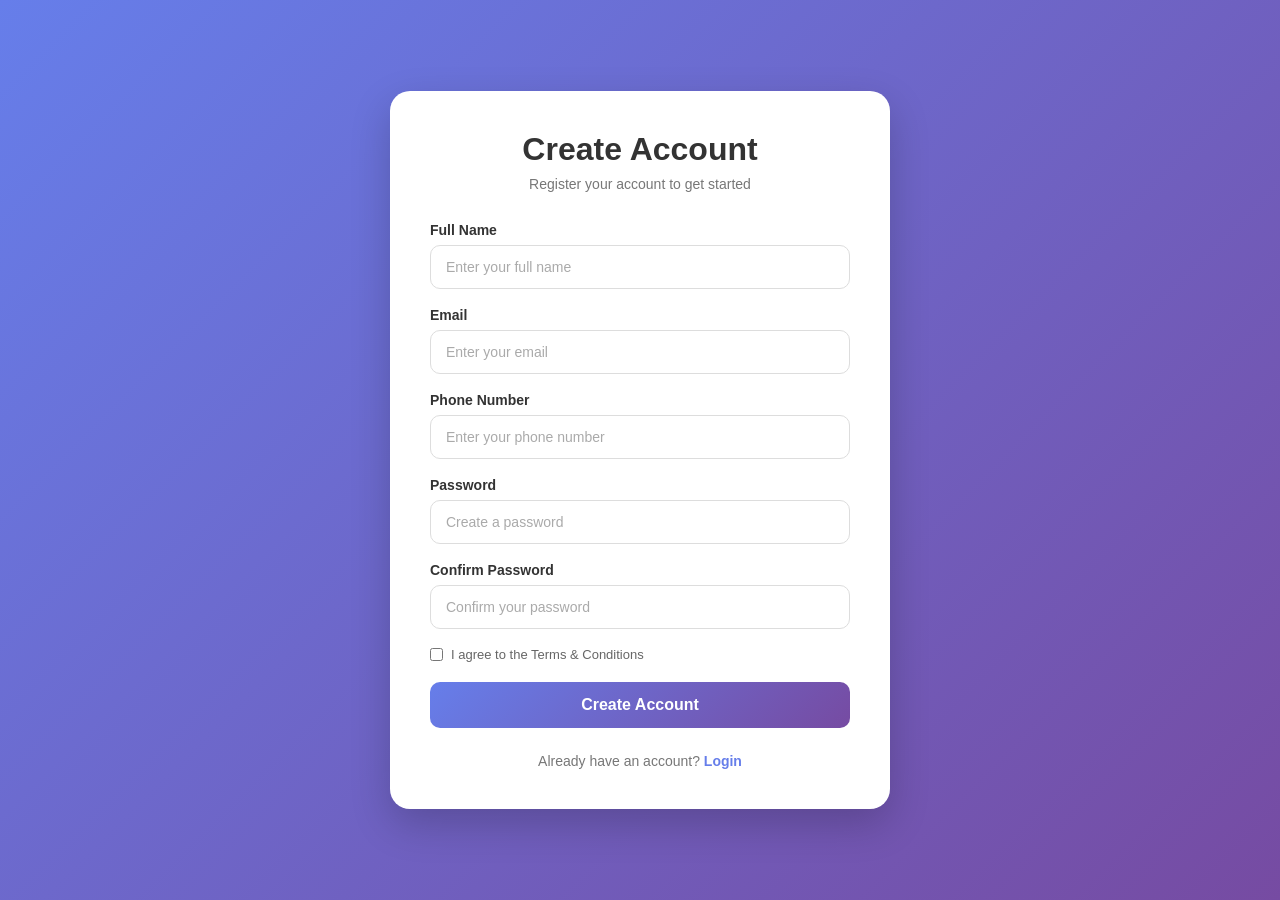
<file: index.html>
<!DOCTYPE html>
<html lang="en">
<head>
    <meta charset="UTF-8">
    <meta name="viewport" content="width=device-width, initial-scale=1.0">
    <title>Document</title>
    <link rel="stylesheet" href="registration.css">
</head>
<body>
    <div class="container">

    <div class="form-box">

        <h1>Create Account</h1>
        <p class="subtitle">Register your account to get started</p>

        <form>

            <div class="input-group">
                <label>Full Name</label>
                <input type="text" placeholder="Enter your full name" required>
            </div>

            <div class="input-group">
                <label>Email</label>
                <input type="email" placeholder="Enter your email" required>
            </div>

            <div class="input-group">
                <label>Phone Number</label>
                <input type="tel" placeholder="Enter your phone number" required>
            </div>

            <div class="input-group">
                <label>Password</label>
                <input type="password" placeholder="Create a password" required>
            </div>

            <div class="input-group">
                <label>Confirm Password</label>
                <input type="password" placeholder="Confirm your password" required>
            </div>

            

            <div class="terms">
                <input type="checkbox" required>
                <span>I agree to the Terms & Conditions</span>
            </div>

            <button type="submit">Create Account</button>

        </form>

        <p class="bottom-text">
            Already have an account?
            <a href="login.html">Login</a>
        </p>

    </div>

</div>

<script>
    console.log(1 + 2 );
</script>
</body>
</html>
</file>
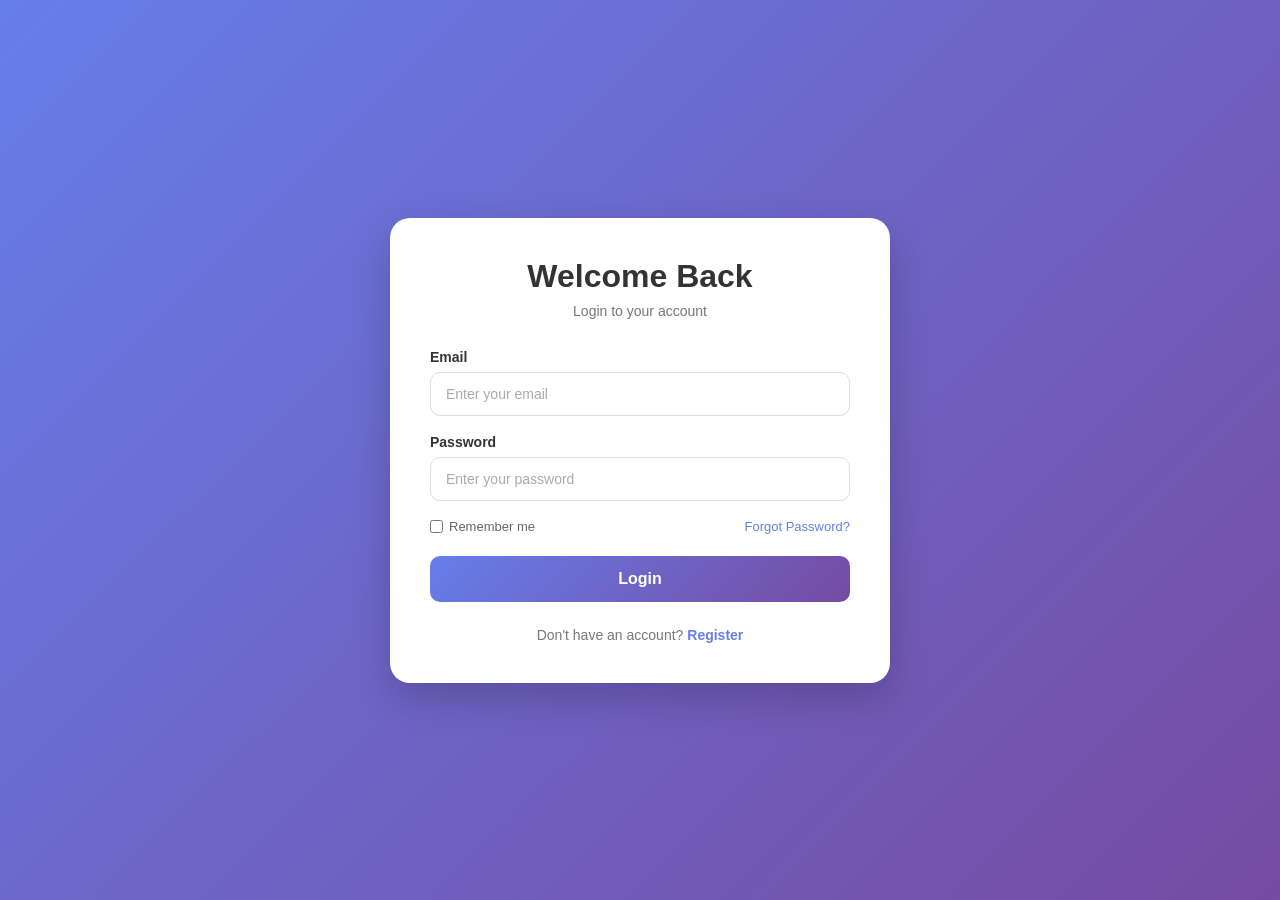
<file: login.html>
<!DOCTYPE html>
<html lang="en">
<head>
    <meta charset="UTF-8">
    <meta name="viewport" content="width=device-width, initial-scale=1.0">
    <title>Document</title>
    <link rel="stylesheet" href="registration.css">
</head>
<body>
    <div class="container">

    <div class="form-box login-box">

        <h1>Welcome Back</h1>
        <p class="subtitle">Login to your account</p>

        <form>
            <div class="input-group">
                <label>Email</label>
                <input type="email" placeholder="Enter your email" required>
            </div>

            <div class="input-group">
                <label>Password</label>
                <input type="password" placeholder="Enter your password" required>
            </div>

            <div class="remember">

                <label><input type="checkbox">Remember me</label>
                <a href="#">Forgot Password?</a>
            </div>
            <button type="submit">Login</button>
        </form>

        <p class="bottom-text">
            Don't have an account?
            <a href="index.html">Register</a>
        </p>

    </div>

</div>

</body>
</html>
</file>
<file: registration.css>
* {
    margin: 0;
    padding: 0;
    box-sizing: border-box;
}

body {
    font-family: Arial, sans-serif;
    min-height: 100vh;
    display: flex;
    justify-content: center;
    align-items: center;
    background: linear-gradient(135deg, #667eea, #764ba2);
    padding: 30px;
}


.container {
    width: 100%;
    max-width: 500px;
}


.form-box {
    background: white;
    padding: 40px;
    border-radius: 20px;
    box-shadow: 0 15px 40px rgba(0, 0, 0, 0.2);
    animation: show 0.7s ease;
}


@keyframes show {

    from {
        opacity: 0;
        transform: translateY(40px);
    }

    to {
        opacity: 1;
        transform: translateY(0);
    }
}


h1 {
    text-align: center;
    color: #333;
    margin-bottom: 8px;
}

.subtitle {
    text-align: center;
    color: #777;
    margin-bottom: 30px;
    font-size: 14px;
}


.input-group {
    margin-bottom: 18px;
}

.input-group label {
    display: block;
    margin-bottom: 7px;
    color: #333;
    font-weight: bold;
    font-size: 14px;
}

.input-group input {
    width: 100%;
    padding: 13px 15px;
    border: 1px solid #ddd;
    border-radius: 10px;
    outline: none;
    font-size: 14px;
    transition: 0.3s;
}


.input-group input:focus {
    border-color: #667eea;
    box-shadow: 0 0 0 3px rgba(102, 126, 234, 0.12);
}

.input-group input::placeholder {
    color: #aaa;
}


.terms {
    display: flex;
    align-items: center;
    gap: 8px;
    margin: 15px 0 20px;
    font-size: 13px;
    color: #666;
}

.terms input {
    accent-color: #667eea;
}


button {
    width: 100%;
    padding: 14px;
    border: none;
    border-radius: 10px;
    background: linear-gradient(135deg, #667eea, #764ba2);
    color: white;
    font-size: 16px;
    font-weight: bold;
    cursor: pointer;
    transition: 0.3s;
}

button:hover {
    transform: translateY(-2px);
    box-shadow: 0 8px 20px rgba(102, 126, 234, 0.3);
}


.bottom-text {
    text-align: center;
    margin-top: 25px;
    color: #777;
    font-size: 14px;
}

.bottom-text a {
    color: #667eea;
    text-decoration: none;
    font-weight: bold;
}

.bottom-text a:hover {
    text-decoration: underline;
}


.login-box {
    max-width: 500px;
}

.remember {
    display: flex;
    justify-content: space-between;
    align-items: center;
    margin: 10px 0 22px;
    font-size: 13px;
    color: #666;
}

.remember label {
    display: flex;
    align-items: center;
    gap: 6px;
}

.remember input {
    accent-color: #667eea;
}

.remember a {
    color: #667eea;
    text-decoration: none;
}

.remember a:hover {
    text-decoration: underline;
}

/* Mobile */

@media (max-width: 600px) {

    body {
        padding: 15px;
    }

    .form-box {
        padding: 28px 22px;
    }

    h1 {
        font-size: 26px;
    }

    .remember {
        font-size: 12px;
    }
}
</file>
